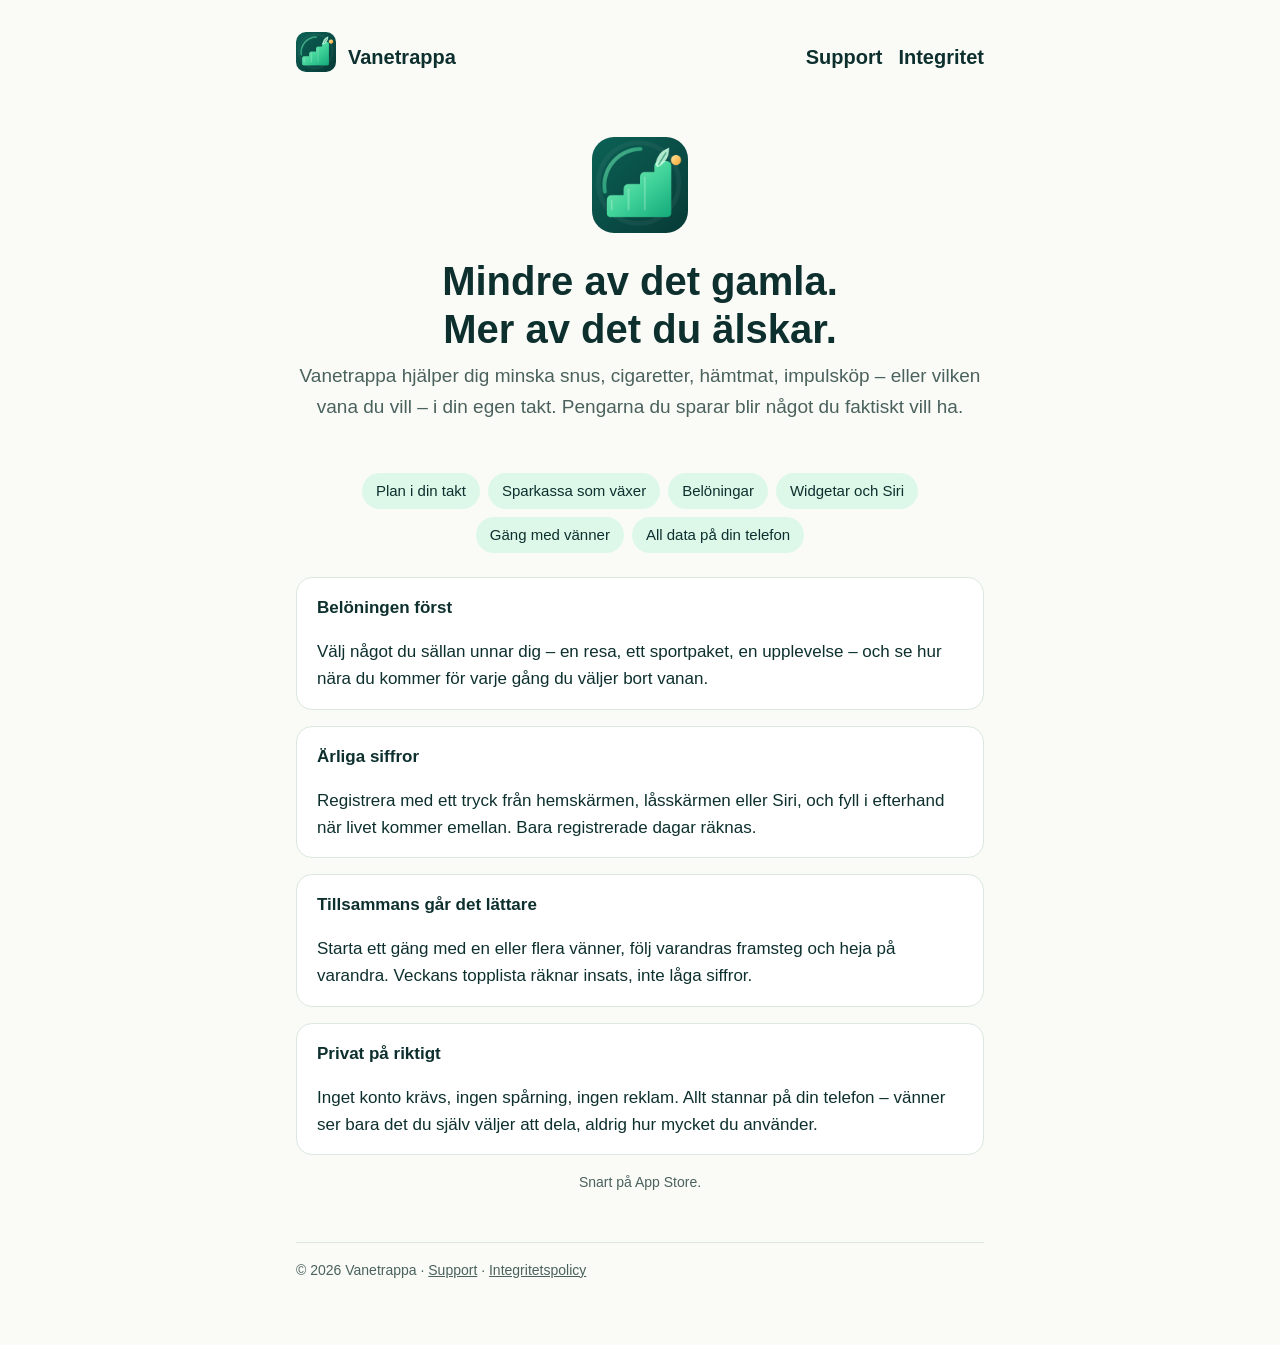
<file: index.html>
<!doctype html>
<html lang="sv">
<head>
  <meta charset="utf-8">
  <meta name="viewport" content="width=device-width, initial-scale=1">
  <title>Vanetrappa</title>
  <meta name="description" content="Mindre av det gamla. Mer av det du älskar. Vanetrappa hjälper dig minska en vana och gör pengarna du sparar till en belöning.">
  <link rel="icon" href="favicon.svg" type="image/svg+xml">
  <link rel="icon" href="favicon-32.png" sizes="32x32">
  <link rel="apple-touch-icon" href="icon.png">
  <meta property="og:title" content="Vanetrappa">
  <meta property="og:description" content="Mindre av det gamla. Mer av det du älskar. Vanetrappa hjälper dig minska en vana och gör pengarna du sparar till en belöning.">
  <meta property="og:image" content="https://roro-680.github.io/vanetrappa/og-image.png">
  <meta property="og:type" content="website">
  <meta name="twitter:card" content="summary_large_image">
  <link rel="stylesheet" href="style.css">
</head>
<body>
<main>
  <header class="site">
    <a href="./"><img src="icon.png" alt=""></a>
    <a href="./">Vanetrappa</a>
    <nav><a href="support/">Support</a><a href="integritet/">Integritet</a></nav>
  </header>

  <section class="hero">
    <img src="icon.png" alt="Vanetrappas appikon">
    <h1>Mindre av det gamla.<br>Mer av det du älskar.</h1>
    <p class="lead">Vanetrappa hjälper dig minska snus, cigaretter, hämtmat, impulsköp – eller vilken vana du vill – i din egen takt. Pengarna du sparar blir något du faktiskt vill ha.</p>
  </section>

  <ul class="pills">
    <li>Plan i din takt</li>
    <li>Sparkassa som växer</li>
    <li>Belöningar</li>
    <li>Widgetar och Siri</li>
    <li>Gäng med vänner</li>
    <li>All data på din telefon</li>
  </ul>

  <div class="card">
    <h3>Belöningen först</h3>
    <p>Välj något du sällan unnar dig – en resa, ett sportpaket, en upplevelse – och se hur nära du kommer för varje gång du väljer bort vanan.</p>
  </div>
  <div class="card">
    <h3>Ärliga siffror</h3>
    <p>Registrera med ett tryck från hemskärmen, låsskärmen eller Siri, och fyll i efterhand när livet kommer emellan. Bara registrerade dagar räknas.</p>
  </div>
  <div class="card">
    <h3>Tillsammans går det lättare</h3>
    <p>Starta ett gäng med en eller flera vänner, följ varandras framsteg och heja på varandra. Veckans topplista räknar insats, inte låga siffror.</p>
  </div>
  <div class="card">
    <h3>Privat på riktigt</h3>
    <p>Inget konto krävs, ingen spårning, ingen reklam. Allt stannar på din telefon – vänner ser bara det du själv väljer att dela, aldrig hur mycket du använder.</p>
  </div>

  <p class="meta" style="text-align:center">Snart på App Store.</p>

  <footer>
    © 2026 Vanetrappa · <a href="support/">Support</a> · <a href="integritet/">Integritetspolicy</a>
  </footer>
</main>
</body>
</html>
</file>
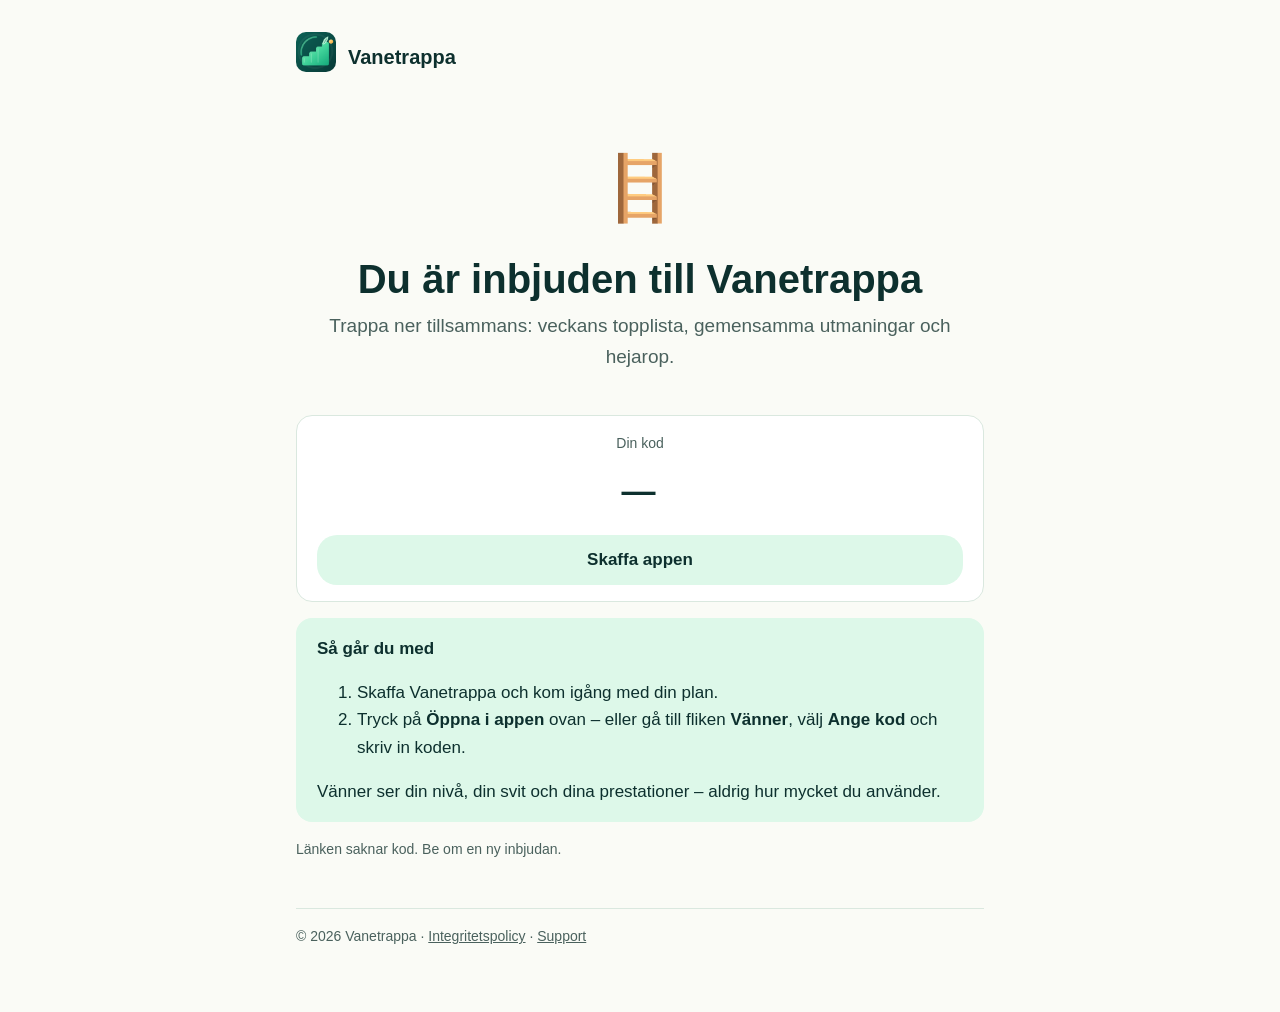
<file: gang/index.html>
<!doctype html>
<html lang="sv">
<head>
  <meta charset="utf-8">
  <meta name="viewport" content="width=device-width, initial-scale=1">
  <title>Inbjudan – Vanetrappa</title>
  <meta name="description" content="Du är inbjuden att trappa ner tillsammans i Vanetrappa.">
  <meta name="robots" content="noindex">
  <meta http-equiv="Content-Security-Policy" content="default-src 'self'; script-src 'self'; connect-src https://*.supabase.co; img-src 'self' data:; style-src 'self' 'unsafe-inline'; base-uri 'none'; form-action 'none'">
  <link rel="icon" href="../favicon.svg" type="image/svg+xml">
  <link rel="apple-touch-icon" href="../icon.png">
  <meta property="og:title" content="Följ mig på Vanetrappa">
  <meta property="og:description" content="Vi trappar ner tillsammans och hejar på varandra i appen.">
  <meta property="og:image" content="https://roro-680.github.io/vanetrappa/og-image.png">
  <link rel="stylesheet" href="../style.css">
</head>
<body>
<main>
  <header class="site">
    <a href="../"><img src="../icon.png" alt=""></a>
    <a href="../">Vanetrappa</a>
  </header>

  <section class="hero">
    <div id="emoji" style="font-size:64px">🪜</div>
    <h1 id="title">Du är inbjuden till Vanetrappa</h1>
    <p class="lead" id="sub">Trappa ner tillsammans: veckans topplista, gemensamma utmaningar och hejarop.</p>
  </section>

  <div class="card">
    <p class="notice" style="text-align:center;margin:0">Din kod</p>
    <p class="code" id="code">—</p>
    <a class="btn" id="open-app" href="#">Öppna i appen</a>
    <a class="btn secondary" id="get-app" href="../">Skaffa appen</a>
  </div>

  <div class="card soft">
    <h3>Så går du med</h3>
    <ol>
      <li>Skaffa Vanetrappa och kom igång med din plan.</li>
      <li>Tryck på <strong>Öppna i appen</strong> ovan – eller gå till fliken <strong>Vänner</strong>, välj <strong>Ange kod</strong> och skriv in koden.</li>
    </ol>
    <p>Vänner ser din nivå, din svit och dina prestationer – aldrig hur mycket du använder.</p>
  </div>

  <p class="notice" id="status"></p>

  <footer>
    © 2026 Vanetrappa · <a href="../integritet/">Integritetspolicy</a> · <a href="../support/">Support</a>
  </footer>
</main>

<script src="../config.js"></script>
<script src="../vendor/supabase-2.117.3.js"></script>
<script src="../social.js"></script>
<script src="app.js"></script>
</body>
</html>
</file>
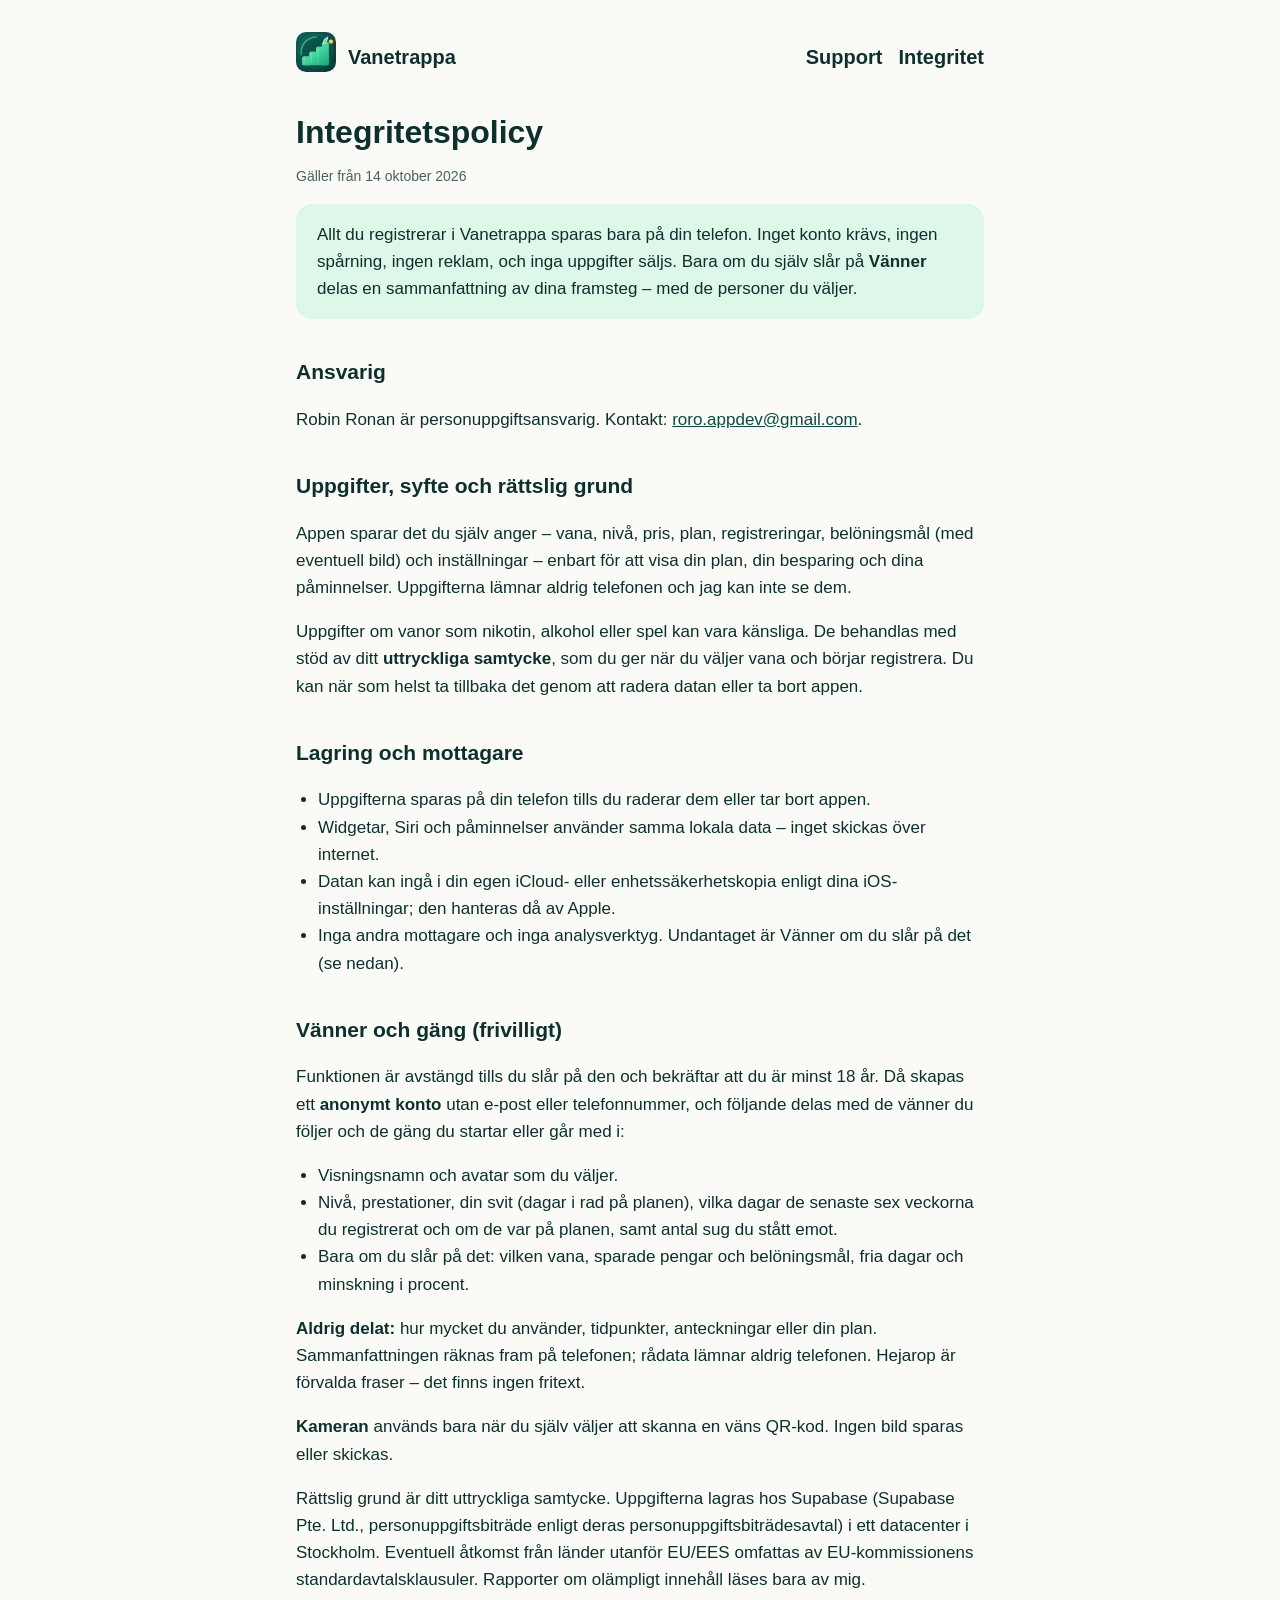
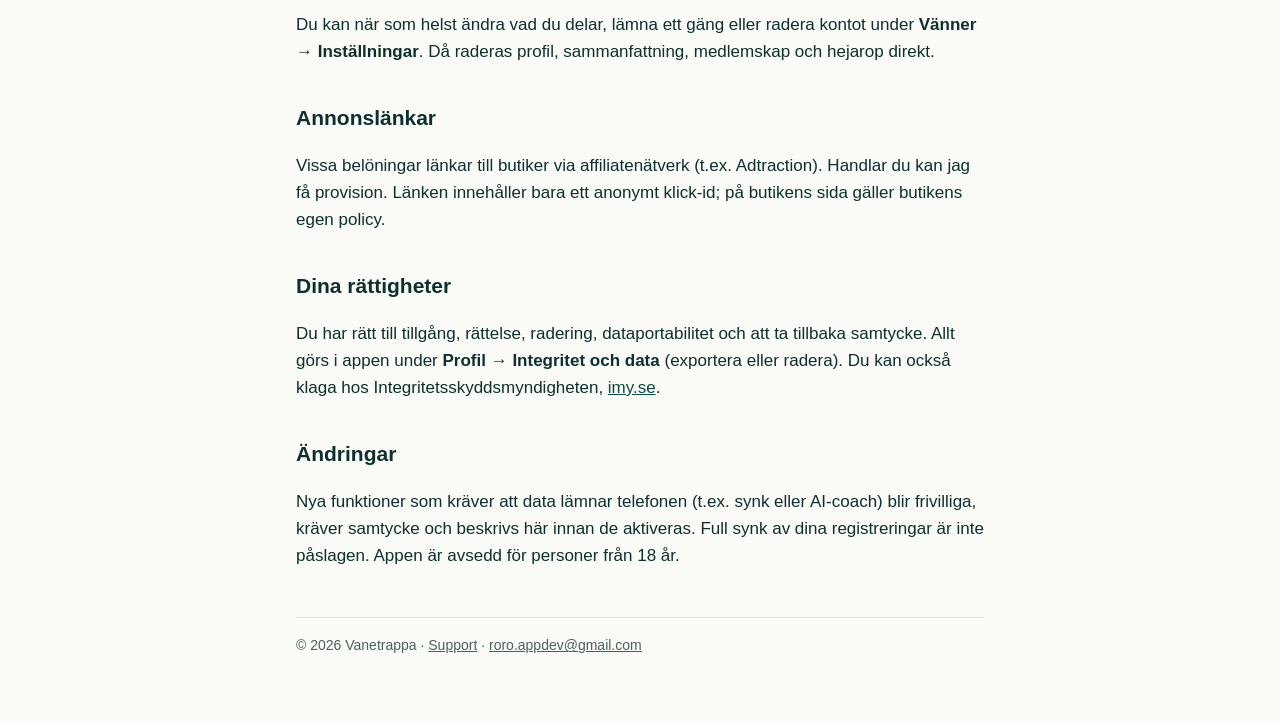
<file: integritet/index.html>
<!doctype html>
<html lang="sv">
<head>
  <meta charset="utf-8">
  <meta name="viewport" content="width=device-width, initial-scale=1">
  <title>Integritetspolicy – Vanetrappa</title>
  <meta name="description" content="Vanetrappa sparar allt lokalt på din telefon, utan konto, spårning eller reklam.">
  <link rel="icon" href="../favicon.svg" type="image/svg+xml">
  <link rel="icon" href="../favicon-32.png" sizes="32x32">
  <link rel="apple-touch-icon" href="../icon.png">
  <meta property="og:title" content="Integritetspolicy – Vanetrappa">
  <meta property="og:description" content="Vanetrappa sparar allt lokalt på din telefon, utan konto, spårning eller reklam.">
  <meta property="og:image" content="https://roro-680.github.io/vanetrappa/og-image.png">
  <meta property="og:type" content="website">
  <meta name="twitter:card" content="summary_large_image">
  <link rel="stylesheet" href="../style.css">
</head>
<body>
<main>
  <header class="site">
    <a href="../"><img src="../icon.png" alt=""></a>
    <a href="../">Vanetrappa</a>
    <nav><a href="../support/">Support</a><a href="./">Integritet</a></nav>
  </header>

  <h1>Integritetspolicy</h1>
  <p class="meta">Gäller från 14 oktober 2026</p>

  <div class="card soft">
    <p>Allt du registrerar i Vanetrappa sparas bara på din telefon. Inget konto krävs, ingen spårning, ingen reklam, och inga uppgifter säljs. Bara om du själv slår på <strong>Vänner</strong> delas en sammanfattning av dina framsteg – med de personer du väljer.</p>
  </div>

  <h2>Ansvarig</h2>
  <p>Robin Ronan är personuppgiftsansvarig. Kontakt: <a href="mailto:roro.appdev@gmail.com">roro.appdev@gmail.com</a>.</p>

  <h2>Uppgifter, syfte och rättslig grund</h2>
  <p>Appen sparar det du själv anger – vana, nivå, pris, plan, registreringar, belöningsmål (med eventuell bild) och inställningar – enbart för att visa din plan, din besparing och dina påminnelser. Uppgifterna lämnar aldrig telefonen och jag kan inte se dem.</p>
  <p>Uppgifter om vanor som nikotin, alkohol eller spel kan vara känsliga. De behandlas med stöd av ditt <strong>uttryckliga samtycke</strong>, som du ger när du väljer vana och börjar registrera. Du kan när som helst ta tillbaka det genom att radera datan eller ta bort appen.</p>

  <h2>Lagring och mottagare</h2>
  <ul>
    <li>Uppgifterna sparas på din telefon tills du raderar dem eller tar bort appen.</li>
    <li>Widgetar, Siri och påminnelser använder samma lokala data – inget skickas över internet.</li>
    <li>Datan kan ingå i din egen iCloud- eller enhetssäkerhetskopia enligt dina iOS-inställningar; den hanteras då av Apple.</li>
    <li>Inga andra mottagare och inga analysverktyg. Undantaget är Vänner om du slår på det (se nedan).</li>
  </ul>

  <h2>Vänner och gäng (frivilligt)</h2>
  <p>Funktionen är avstängd tills du slår på den och bekräftar att du är minst 18 år. Då skapas ett <strong>anonymt konto</strong> utan e-post eller telefonnummer, och följande delas med de vänner du följer och de gäng du startar eller går med i:</p>
  <ul>
    <li>Visningsnamn och avatar som du väljer.</li>
    <li>Nivå, prestationer, din svit (dagar i rad på planen), vilka dagar de senaste sex veckorna du registrerat och om de var på planen, samt antal sug du stått emot.</li>
    <li>Bara om du slår på det: vilken vana, sparade pengar och belöningsmål, fria dagar och minskning i procent.</li>
  </ul>
  <p><strong>Aldrig delat:</strong> hur mycket du använder, tidpunkter, anteckningar eller din plan. Sammanfattningen räknas fram på telefonen; rådata lämnar aldrig telefonen. Hejarop är förvalda fraser – det finns ingen fritext.</p>
  <p><strong>Kameran</strong> används bara när du själv väljer att skanna en väns QR-kod. Ingen bild sparas eller skickas.</p>
  <p>Rättslig grund är ditt uttryckliga samtycke. Uppgifterna lagras hos Supabase (Supabase Pte. Ltd., personuppgiftsbiträde enligt deras personuppgiftsbiträdesavtal) i ett datacenter i Stockholm. Eventuell åtkomst från länder utanför EU/EES omfattas av EU-kommissionens standardavtalsklausuler. Rapporter om olämpligt innehåll läses bara av mig.</p>
  <p>Du kan när som helst ändra vad du delar, lämna ett gäng eller radera kontot under <strong>Vänner → Inställningar</strong>. Då raderas profil, sammanfattning, medlemskap och hejarop direkt.</p>

  <h2>Annonslänkar</h2>
  <p>Vissa belöningar länkar till butiker via affiliatenätverk (t.ex. Adtraction). Handlar du kan jag få provision. Länken innehåller bara ett anonymt klick-id; på butikens sida gäller butikens egen policy.</p>

  <h2>Dina rättigheter</h2>
  <p>Du har rätt till tillgång, rättelse, radering, dataportabilitet och att ta tillbaka samtycke. Allt görs i appen under <strong>Profil → Integritet och data</strong> (exportera eller radera). Du kan också klaga hos Integritetsskyddsmyndigheten, <a href="https://www.imy.se">imy.se</a>.</p>

  <h2>Ändringar</h2>
  <p>Nya funktioner som kräver att data lämnar telefonen (t.ex. synk eller AI-coach) blir frivilliga, kräver samtycke och beskrivs här innan de aktiveras. Full synk av dina registreringar är inte påslagen. Appen är avsedd för personer från 18 år.</p>

  <footer>
    © 2026 Vanetrappa · <a href="../support/">Support</a> · <a href="mailto:roro.appdev@gmail.com">roro.appdev@gmail.com</a>
  </footer>
</main>
</body>
</html>
</file>
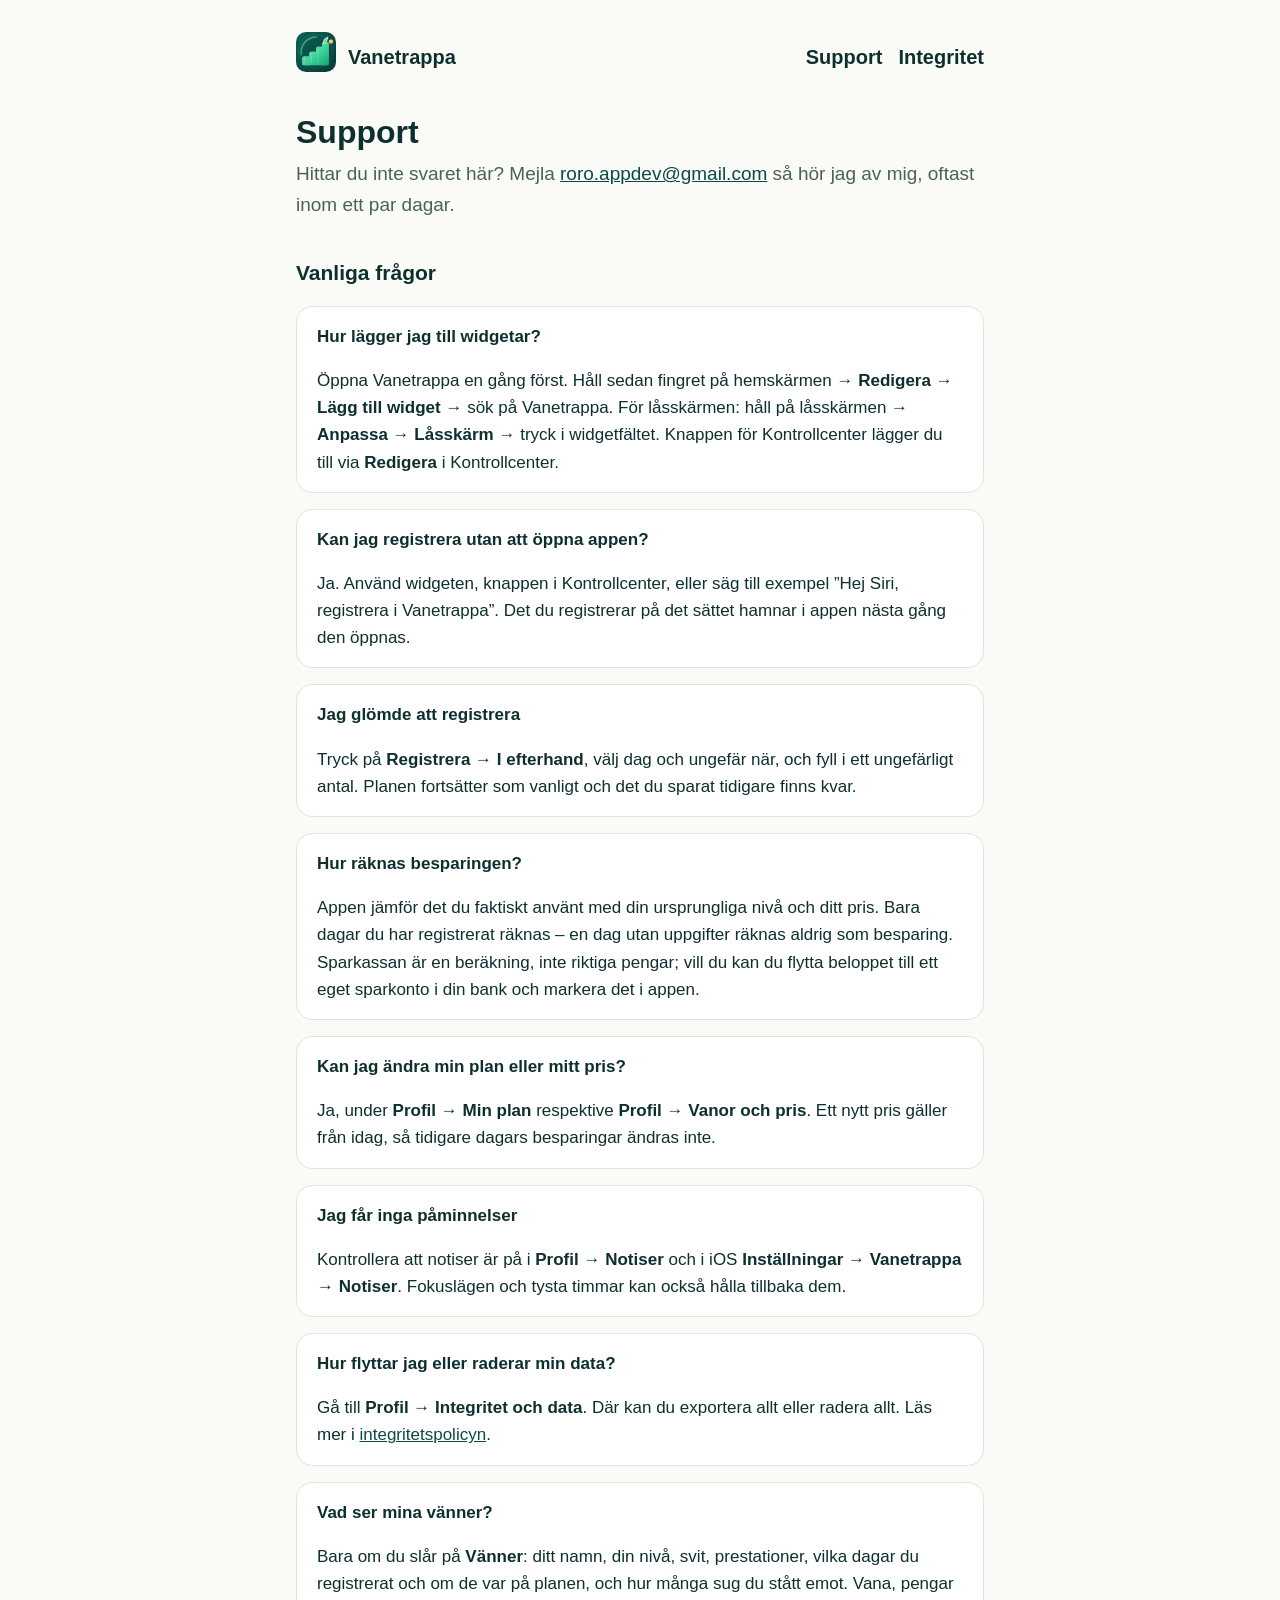
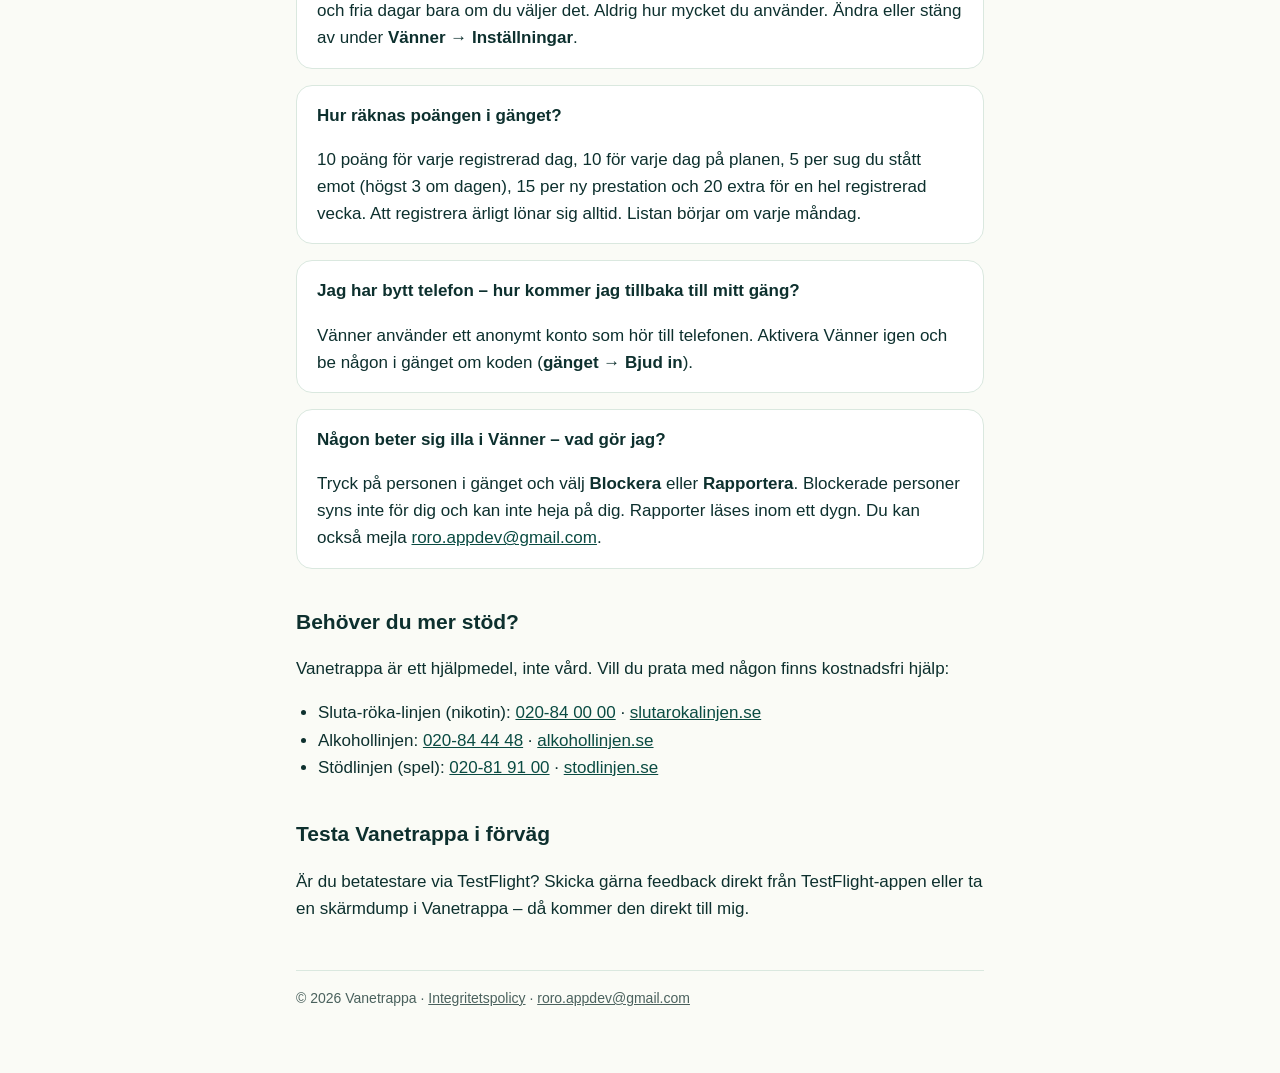
<file: support/index.html>
<!doctype html>
<html lang="sv">
<head>
  <meta charset="utf-8">
  <meta name="viewport" content="width=device-width, initial-scale=1">
  <title>Support – Vanetrappa</title>
  <meta name="description" content="Hjälp med Vanetrappa: widgetar, registrering i efterhand, planer, notiser och kontakt.">
  <link rel="icon" href="../favicon.svg" type="image/svg+xml">
  <link rel="icon" href="../favicon-32.png" sizes="32x32">
  <link rel="apple-touch-icon" href="../icon.png">
  <meta property="og:title" content="Support – Vanetrappa">
  <meta property="og:description" content="Hjälp med Vanetrappa: widgetar, registrering i efterhand, planer, notiser och kontakt.">
  <meta property="og:image" content="https://roro-680.github.io/vanetrappa/og-image.png">
  <meta property="og:type" content="website">
  <meta name="twitter:card" content="summary_large_image">
  <link rel="stylesheet" href="../style.css">
</head>
<body>
<main>
  <header class="site">
    <a href="../"><img src="../icon.png" alt=""></a>
    <a href="../">Vanetrappa</a>
    <nav><a href="./">Support</a><a href="../integritet/">Integritet</a></nav>
  </header>

  <h1>Support</h1>
  <p class="lead">Hittar du inte svaret här? Mejla <a href="mailto:roro.appdev@gmail.com">roro.appdev@gmail.com</a> så hör jag av mig, oftast inom ett par dagar.</p>

  <h2>Vanliga frågor</h2>

  <div class="card">
    <h3>Hur lägger jag till widgetar?</h3>
    <p>Öppna Vanetrappa en gång först. Håll sedan fingret på hemskärmen → <strong>Redigera</strong> → <strong>Lägg till widget</strong> → sök på Vanetrappa. För låsskärmen: håll på låsskärmen → <strong>Anpassa</strong> → <strong>Låsskärm</strong> → tryck i widgetfältet. Knappen för Kontrollcenter lägger du till via <strong>Redigera</strong> i Kontrollcenter.</p>
  </div>

  <div class="card">
    <h3>Kan jag registrera utan att öppna appen?</h3>
    <p>Ja. Använd widgeten, knappen i Kontrollcenter, eller säg till exempel ”Hej Siri, registrera i Vanetrappa”. Det du registrerar på det sättet hamnar i appen nästa gång den öppnas.</p>
  </div>

  <div class="card">
    <h3>Jag glömde att registrera</h3>
    <p>Tryck på <strong>Registrera</strong> → <strong>I efterhand</strong>, välj dag och ungefär när, och fyll i ett ungefärligt antal. Planen fortsätter som vanligt och det du sparat tidigare finns kvar.</p>
  </div>

  <div class="card">
    <h3>Hur räknas besparingen?</h3>
    <p>Appen jämför det du faktiskt använt med din ursprungliga nivå och ditt pris. Bara dagar du har registrerat räknas – en dag utan uppgifter räknas aldrig som besparing. Sparkassan är en beräkning, inte riktiga pengar; vill du kan du flytta beloppet till ett eget sparkonto i din bank och markera det i appen.</p>
  </div>

  <div class="card">
    <h3>Kan jag ändra min plan eller mitt pris?</h3>
    <p>Ja, under <strong>Profil → Min plan</strong> respektive <strong>Profil → Vanor och pris</strong>. Ett nytt pris gäller från idag, så tidigare dagars besparingar ändras inte.</p>
  </div>

  <div class="card">
    <h3>Jag får inga påminnelser</h3>
    <p>Kontrollera att notiser är på i <strong>Profil → Notiser</strong> och i iOS <strong>Inställningar → Vanetrappa → Notiser</strong>. Fokuslägen och tysta timmar kan också hålla tillbaka dem.</p>
  </div>

  <div class="card">
    <h3>Hur flyttar jag eller raderar min data?</h3>
    <p>Gå till <strong>Profil → Integritet och data</strong>. Där kan du exportera allt eller radera allt. Läs mer i <a href="../integritet/">integritetspolicyn</a>.</p>
  </div>

  <div class="card">
    <h3>Vad ser mina vänner?</h3>
    <p>Bara om du slår på <strong>Vänner</strong>: ditt namn, din nivå, svit, prestationer, vilka dagar du registrerat och om de var på planen, och hur många sug du stått emot. Vana, pengar och fria dagar bara om du väljer det. Aldrig hur mycket du använder. Ändra eller stäng av under <strong>Vänner → Inställningar</strong>.</p>
  </div>

  <div class="card">
    <h3>Hur räknas poängen i gänget?</h3>
    <p>10 poäng för varje registrerad dag, 10 för varje dag på planen, 5 per sug du stått emot (högst 3 om dagen), 15 per ny prestation och 20 extra för en hel registrerad vecka. Att registrera ärligt lönar sig alltid. Listan börjar om varje måndag.</p>
  </div>

  <div class="card">
    <h3>Jag har bytt telefon – hur kommer jag tillbaka till mitt gäng?</h3>
    <p>Vänner använder ett anonymt konto som hör till telefonen. Aktivera Vänner igen och be någon i gänget om koden (<strong>gänget → Bjud in</strong>).</p>
  </div>

  <div class="card">
    <h3>Någon beter sig illa i Vänner – vad gör jag?</h3>
    <p>Tryck på personen i gänget och välj <strong>Blockera</strong> eller <strong>Rapportera</strong>. Blockerade personer syns inte för dig och kan inte heja på dig. Rapporter läses inom ett dygn. Du kan också mejla <a href="mailto:roro.appdev@gmail.com">roro.appdev@gmail.com</a>.</p>
  </div>

  <h2>Behöver du mer stöd?</h2>
  <p>Vanetrappa är ett hjälpmedel, inte vård. Vill du prata med någon finns kostnadsfri hjälp:</p>
  <ul>
    <li>Sluta-röka-linjen (nikotin): <a href="tel:020840000">020-84 00 00</a> · <a href="https://www.slutarokalinjen.se">slutarokalinjen.se</a></li>
    <li>Alkohollinjen: <a href="tel:020844448">020-84 44 48</a> · <a href="https://www.alkohollinjen.se">alkohollinjen.se</a></li>
    <li>Stödlinjen (spel): <a href="tel:020819100">020-81 91 00</a> · <a href="https://www.stodlinjen.se">stodlinjen.se</a></li>
  </ul>

  <h2>Testa Vanetrappa i förväg</h2>
  <p>Är du betatestare via TestFlight? Skicka gärna feedback direkt från TestFlight-appen eller ta en skärmdump i Vanetrappa – då kommer den direkt till mig.</p>

  <footer>
    © 2026 Vanetrappa · <a href="../integritet/">Integritetspolicy</a> · <a href="mailto:roro.appdev@gmail.com">roro.appdev@gmail.com</a>
  </footer>
</main>
</body>
</html>
</file>
<file: style.css>
:root {
  --bg: #FAFBF6;
  --surface: #FFFFFF;
  --text: #0D302E;
  --muted: #4A615D;
  --brand: #0A4B42;
  --accent: #FFC968;
  --soft: #DDF8E9;
  --border: #DAE8DF;
}
@media (prefers-color-scheme: dark) {
  :root {
    --bg: #0D302E;
    --surface: #083A37;
    --text: #F2F7F3;
    --muted: #A9C2BA;
    --brand: #85E5B6;
    --soft: #153F38;
    --border: #1E5A50;
  }
}
* { box-sizing: border-box; }
html { -webkit-text-size-adjust: 100%; }
body {
  margin: 0;
  background: var(--bg);
  color: var(--text);
  font: 17px/1.6 -apple-system, BlinkMacSystemFont, "SF Pro Text", "Segoe UI", Roboto, sans-serif;
}
main { max-width: 720px; margin: 0 auto; padding: 32px 16px 64px; }
header.site { display: flex; align-items: center; gap: 12px; margin-bottom: 32px; }
header.site a { color: inherit; text-decoration: none; font-weight: 700; font-size: 20px; }
header.site img { width: 40px; height: 40px; border-radius: 10px; }
nav { margin-left: auto; display: flex; gap: 16px; font-size: 15px; }
nav a { color: var(--muted); text-decoration: none; }
nav a:hover { color: var(--brand); }
h1 { font-size: 32px; line-height: 1.2; margin: 0 0 8px; }
h2 { font-size: 21px; margin: 36px 0 8px; }
h3 { font-size: 17px; margin: 20px 0 4px; }
p, li { color: var(--text); }
.lead { font-size: 19px; color: var(--muted); margin-top: 0; }
.meta { color: var(--muted); font-size: 14px; }
a { color: var(--brand); }
.card {
  background: var(--surface);
  border: 1px solid var(--border);
  border-radius: 16px;
  padding: 16px 20px;
  margin: 16px 0;
}
.card.soft { background: var(--soft); border-color: transparent; }
.card p:first-child, .card h3:first-child { margin-top: 0; }
.card p:last-child { margin-bottom: 0; }
ul { padding-left: 22px; }
.hero { text-align: center; padding: 24px 0 8px; }
.hero img { width: 96px; height: 96px; border-radius: 22px; }
.hero h1 { font-size: 40px; margin-top: 16px; }
.pills { display: flex; flex-wrap: wrap; gap: 8px; justify-content: center; margin: 24px 0; padding: 0; list-style: none; }
.pills li { background: var(--soft); border-radius: 999px; padding: 6px 14px; font-size: 15px; }
footer { margin-top: 48px; padding-top: 16px; border-top: 1px solid var(--border); color: var(--muted); font-size: 14px; }
footer a { color: var(--muted); }
@media (max-width: 480px) {
  h1 { font-size: 27px; }
  .hero h1 { font-size: 32px; }
  nav { gap: 12px; }
}

/* Friends pages (/heja/, /gang/) */
.btn {
  display: inline-flex; align-items: center; justify-content: center; gap: 8px;
  min-height: 50px; padding: 0 22px; border-radius: 20px; border: 0;
  background: var(--brand); color: var(--bg); font: inherit; font-weight: 700;
  text-decoration: none; cursor: pointer; width: 100%;
}
.btn.secondary { background: var(--soft); color: var(--text); }
.btn.ghost { background: transparent; color: var(--brand); border: 1px solid var(--border); }
.btn:disabled { opacity: .5; cursor: default; }
.btn + .btn { margin-top: 10px; }
input[type=text] {
  width: 100%; min-height: 50px; padding: 0 14px; border-radius: 14px;
  border: 1px solid var(--border); background: var(--surface); color: var(--text); font: inherit;
}
label { display: block; font-size: 14px; font-weight: 600; color: var(--muted); margin: 16px 0 6px; }
.code { font-size: 34px; font-weight: 800; letter-spacing: 3px; text-align: center; margin: 8px 0; font-variant-numeric: tabular-nums; }
.avatars { display: flex; flex-wrap: wrap; gap: 8px; }
.avatars button {
  width: 46px; height: 46px; border-radius: 50%; font-size: 22px; cursor: pointer;
  border: 2px solid var(--border); background: var(--surface);
}
.avatars button[aria-checked=true] { border-color: var(--brand); background: var(--soft); }
.stats { display: grid; grid-template-columns: repeat(3, 1fr); gap: 12px; margin-top: 12px; }
.stat small { display: block; font-size: 11px; font-weight: 700; letter-spacing: 1px; text-transform: uppercase; color: var(--muted); }
.stat b { font-size: 22px; font-variant-numeric: tabular-nums; }
.days { display: flex; gap: 4px; margin-top: 8px; }
.days span { flex: 1; height: 22px; border-radius: 5px; background: var(--border); }
.days span.t { background: #3A86C0; }
.days span.p { background: #127A55; }
.bar { height: 10px; border-radius: 10px; background: var(--border); overflow: hidden; margin-top: 6px; }
.bar i { display: block; height: 100%; background: #127A55; border-radius: 10px; }
.cheers { display: grid; grid-template-columns: 1fr 1fr; gap: 10px; }
.cheers button {
  padding: 14px 8px; border-radius: 16px; border: 1px solid var(--border);
  background: var(--surface); color: var(--text); font: inherit; font-weight: 600; cursor: pointer;
}
.cheers button span { display: block; font-size: 28px; }
.badges { display: flex; flex-wrap: wrap; gap: 6px; margin-top: 12px; padding: 0; list-style: none; }
.badges li { background: var(--soft); border-radius: 999px; padding: 4px 12px; font-size: 14px; }
.person { display: flex; align-items: center; gap: 12px; }
.person .av { width: 52px; height: 52px; border-radius: 50%; background: var(--soft); display: flex; align-items: center; justify-content: center; font-size: 28px; }
.person h2 { margin: 0; }
.notice { color: var(--muted); font-size: 14px; }
.ok { color: #127A55; font-weight: 600; }
.err { color: #B8492F; font-weight: 600; }
[hidden] { display: none !important; }
@media (prefers-color-scheme: dark) {
  .days span.p, .bar i { background: #85E5B6; }
  .ok { color: #85E5B6; }
  .err { color: #FDA08E; }
}
</file>
